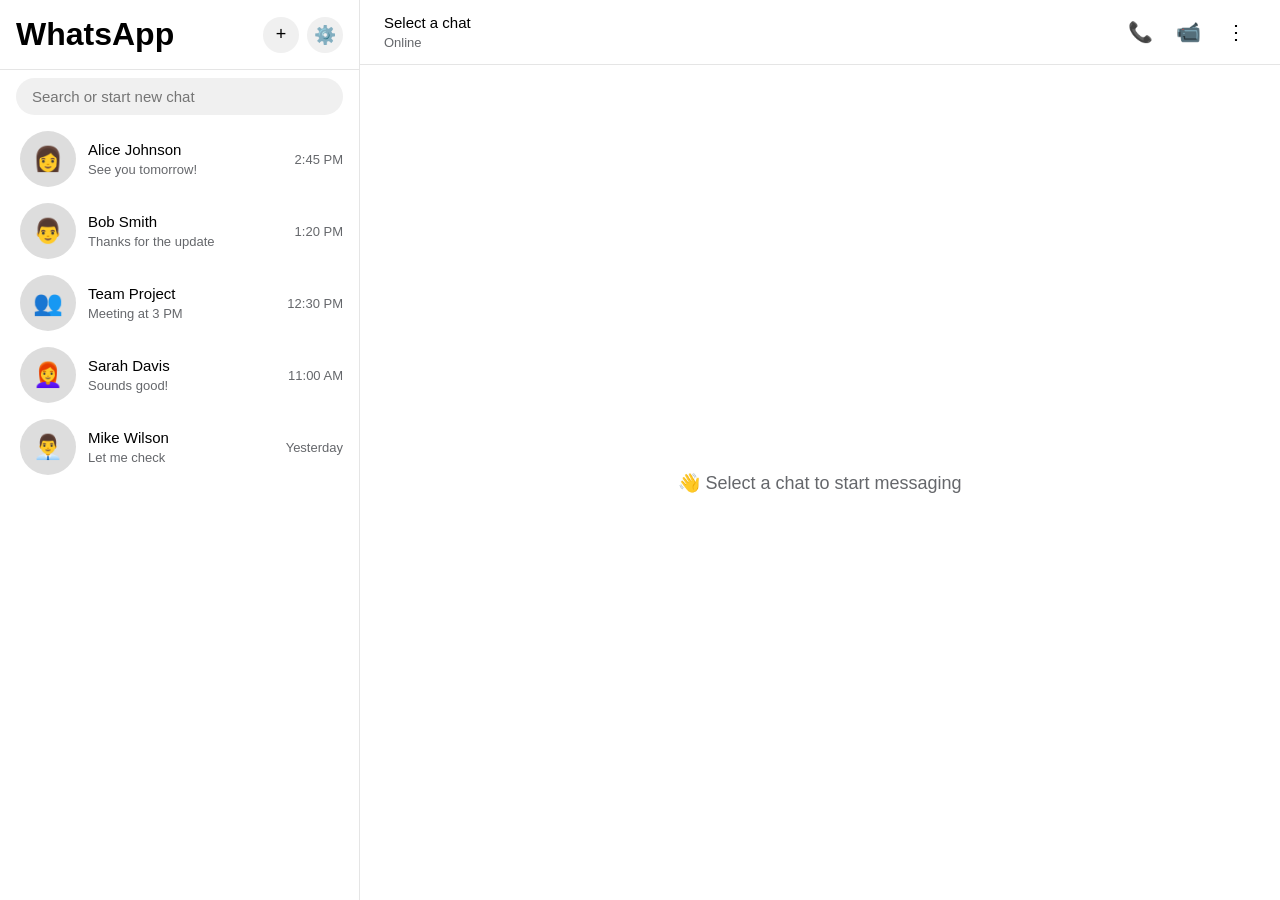
<file: index.html>
<!DOCTYPE html>
<html lang="en">
<head>
    <meta charset="UTF-8">
    <meta name="viewport" content="width=device-width, initial-scale=1.0">
    <title>WhatsApp Web Beta</title>
    <link rel="stylesheet" href="styles.css">
</head>
<body>
    <div class="whatsapp-container">
        <!-- Sidebar -->
        <div class="sidebar">
            <div class="sidebar-header">
                <h1>WhatsApp</h1>
                <div class="header-icons">
                    <button id="newChatBtn" title="New Chat">+</button>
                    <button id="settingsBtn" title="Settings">⚙️</button>
                </div>
            </div>

            <div class="search-bar">
                <input type="text" id="searchInput" placeholder="Search or start new chat">
            </div>

            <div class="chat-list" id="chatList">
                <!-- Chats will be populated here -->
            </div>
        </div>

        <!-- Chat Area -->
        <div class="chat-area">
            <div class="chat-header" id="chatHeader">
                <div class="chat-info">
                    <h2 id="chatName">Select a chat</h2>
                    <p id="chatStatus">Online</p>
                </div>
                <div class="chat-header-icons">
                    <button title="Call">📞</button>
                    <button title="Video Call">📹</button>
                    <button title="More Options">⋮</button>
                </div>
            </div>

            <div class="messages-container" id="messagesContainer">
                <div class="empty-state">
                    <p>👋 Select a chat to start messaging</p>
                </div>
            </div>

            <div class="message-input-area" id="messageInputArea" style="display: none;">
                <input type="text" id="messageInput" placeholder="Type a message...">
                <button id="sendBtn" title="Send">📤</button>
            </div>
        </div>
    </div>

    <script src="app.js"></script>
</body>
</html>
</file>
<file: styles.css>
* {
    margin: 0;
    padding: 0;
    box-sizing: border-box;
}

body {
    font-family: -apple-system, BlinkMacSystemFont, "Segoe UI", Helvetica, Arial, sans-serif;
    background: #fff;
    height: 100vh;
    overflow: hidden;
}

.whatsapp-container {
    display: flex;
    height: 100vh;
}

/* Sidebar */
.sidebar {
    width: 360px;
    background: #fff;
    display: flex;
    flex-direction: column;
    border-right: 1px solid #e5e5e5;
}

.sidebar-header {
    padding: 16px;
    display: flex;
    justify-content: space-between;
    align-items: center;
    border-bottom: 1px solid #e5e5e5;
}

.sidebar-header h1 {
    font-size: 32px;
    font-weight: 800;
    color: #000;
}

.header-icons {
    display: flex;
    gap: 8px;
}

.header-icons button {
    background: #f0f0f0;
    border: none;
    width: 36px;
    height: 36px;
    border-radius: 50%;
    cursor: pointer;
    font-size: 18px;
    transition: background 0.2s;
}

.header-icons button:hover {
    background: #e4e4e4;
}

.search-bar {
    padding: 8px 16px;
}

.search-bar input {
    width: 100%;
    padding: 10px 16px;
    border: none;
    background: #f0f0f0;
    border-radius: 24px;
    font-size: 15px;
    outline: none;
}

.search-bar input:focus {
    background: #e4e4e4;
}

.chat-list {
    flex: 1;
    overflow-y: auto;
}

.chat-item {
    padding: 8px 8px;
    cursor: pointer;
    transition: background 0.2s;
    border-left: 4px solid transparent;
    display: flex;
    align-items: center;
    gap: 12px;
    margin: 0 8px;
}

.chat-item:hover {
    background: #f5f5f5;
}

.chat-item.active {
    background: #f0f0f0;
    border-left-color: #00a884;
}

.chat-avatar {
    width: 56px;
    height: 56px;
    border-radius: 50%;
    background: #ddd;
    display: flex;
    align-items: center;
    justify-content: center;
    font-size: 24px;
    flex-shrink: 0;
}

.chat-preview {
    flex: 1;
    min-width: 0;
}

.chat-preview h3 {
    font-size: 15px;
    font-weight: 500;
    margin-bottom: 4px;
    color: #000;
}

.chat-preview p {
    font-size: 13px;
    color: #65676b;
    white-space: nowrap;
    overflow: hidden;
    text-overflow: ellipsis;
}

.chat-time {
    font-size: 13px;
    color: #65676b;
    flex-shrink: 0;
}

/* Chat Area */
.chat-area {
    flex: 1;
    display: flex;
    flex-direction: column;
    background: #fff;
}

.chat-header {
    padding: 12px 24px;
    border-bottom: 1px solid #e5e5e5;
    display: flex;
    justify-content: space-between;
    align-items: center;
}

.chat-info h2 {
    font-size: 15px;
    font-weight: 500;
    margin-bottom: 4px;
}

.chat-info p {
    font-size: 13px;
    color: #65676b;
}

.chat-header-icons {
    display: flex;
    gap: 8px;
}

.chat-header-icons button {
    background: none;
    border: none;
    font-size: 20px;
    cursor: pointer;
    width: 40px;
    height: 40px;
    border-radius: 50%;
    transition: background 0.2s;
}

.chat-header-icons button:hover {
    background: #f0f0f0;
}

.messages-container {
    flex: 1;
    overflow-y: auto;
    padding: 16px 24px;
    display: flex;
    flex-direction: column;
    gap: 8px;
    background: #fff;
}

.empty-state {
    display: flex;
    align-items: center;
    justify-content: center;
    height: 100%;
    color: #65676b;
    font-size: 18px;
}

.message {
    display: flex;
    margin-bottom: 8px;
    animation: slideIn 0.3s ease-out;
}

@keyframes slideIn {
    from {
        opacity: 0;
        transform: translateY(10px);
    }
    to {
        opacity: 1;
        transform: translateY(0);
    }
}

.message.sent {
    justify-content: flex-end;
}

.message.received {
    justify-content: flex-start;
}

.message-bubble {
    max-width: 55%;
    padding: 8px 12px;
    border-radius: 8px;
    word-wrap: break-word;
    font-size: 15px;
    line-height: 1.4;
}

.message.sent .message-bubble {
    background: #00a884;
    color: #fff;
}

.message.received .message-bubble {
    background: #e5e5ea;
    color: #000;
}

.message-time {
    font-size: 12px;
    color: #65676b;
    margin-top: 4px;
    margin-left: 8px;
    text-align: center;
}

.message-input-area {
    padding: 16px 24px;
    border-top: 1px solid #e5e5e5;
    display: flex;
    gap: 12px;
    align-items: center;
}

#messageInput {
    flex: 1;
    padding: 10px 16px;
    border: 1px solid #e5e5e5;
    border-radius: 24px;
    font-size: 15px;
    outline: none;
    font-family: inherit;
}

#messageInput:focus {
    border-color: #00a884;
}

#sendBtn {
    background: none;
    border: none;
    font-size: 20px;
    cursor: pointer;
    width: 36px;
    height: 36px;
    border-radius: 50%;
    display: flex;
    align-items: center;
    justify-content: center;
    transition: background 0.2s;
}

#sendBtn:hover {
    background: #f0f0f0;
}

/* Scrollbar styling */
.chat-list::-webkit-scrollbar,
.messages-container::-webkit-scrollbar {
    width: 8px;
}

.chat-list::-webkit-scrollbar-track,
.messages-container::-webkit-scrollbar-track {
    background: transparent;
}

.chat-list::-webkit-scrollbar-thumb,
.messages-container::-webkit-scrollbar-thumb {
    background: #ccc;
    border-radius: 4px;
}

.chat-list::-webkit-scrollbar-thumb:hover,
.messages-container::-webkit-scrollbar-thumb:hover {
    background: #999;
}

/* Responsive */
@media (max-width: 768px) {
    .sidebar {
        width: 280px;
    }

    .message-bubble {
        max-width: 75%;
    }
}

@media (max-width: 480px) {
    .whatsapp-container {
        flex-direction: column;
    }

    .sidebar {
        width: 100%;
        height: 50%;
        border-right: none;
        border-bottom: 1px solid #e5e5e5;
    }

    .chat-area {
        height: 50%;
    }

    .message-bubble {
        max-width: 90%;
    }
}
</file>
